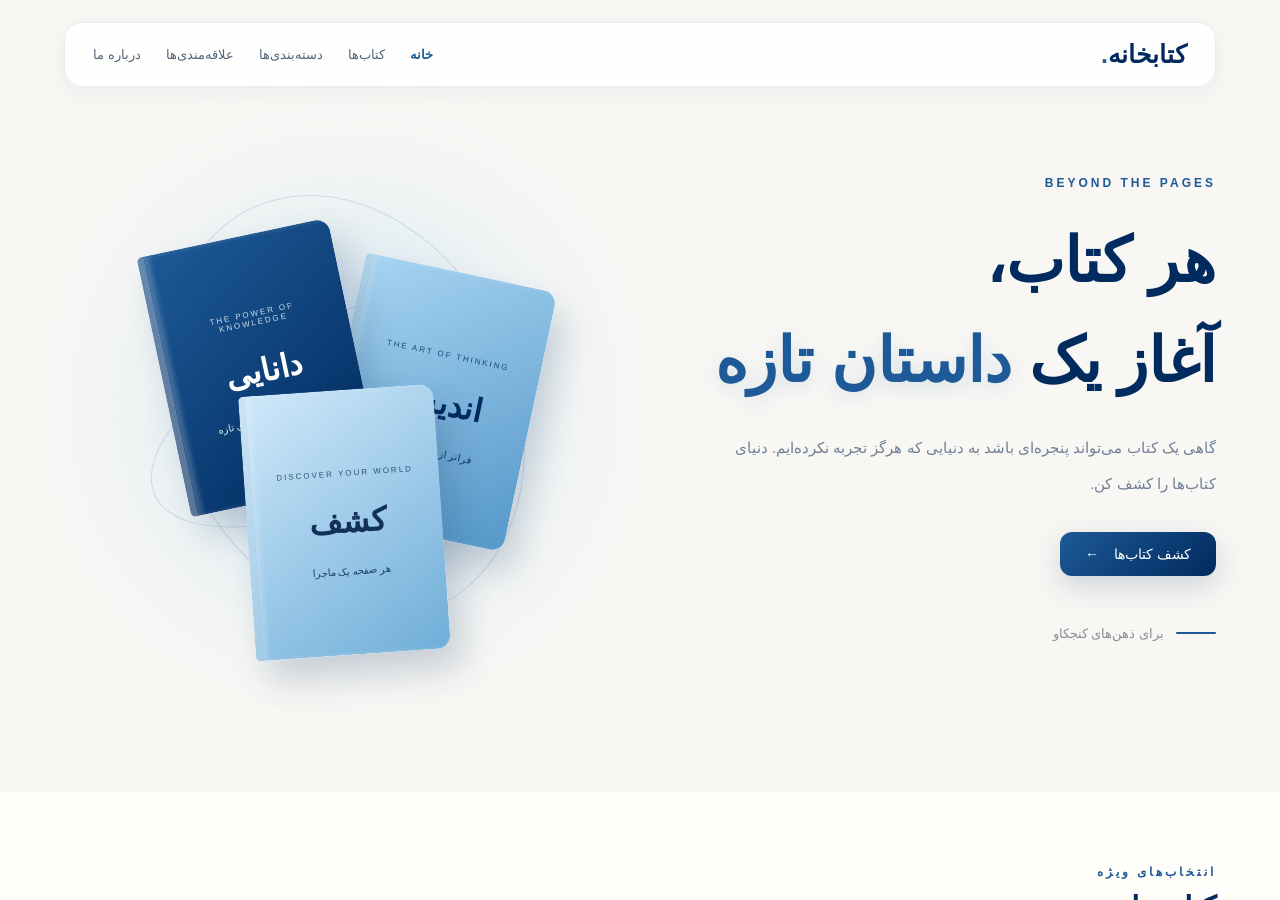
<file: index.html>
<!DOCTYPE html>
<html lang="fa" dir="rtl">
<head>
    <meta charset="UTF-8">
    <meta http-equiv="refresh" content="0; url=Home/home.html">
    <title>کتابخانه</title>
</head>
<body>
    <a href="Home/home.html">ورود به کتابخانه</a>
</body>
</html>
</file>
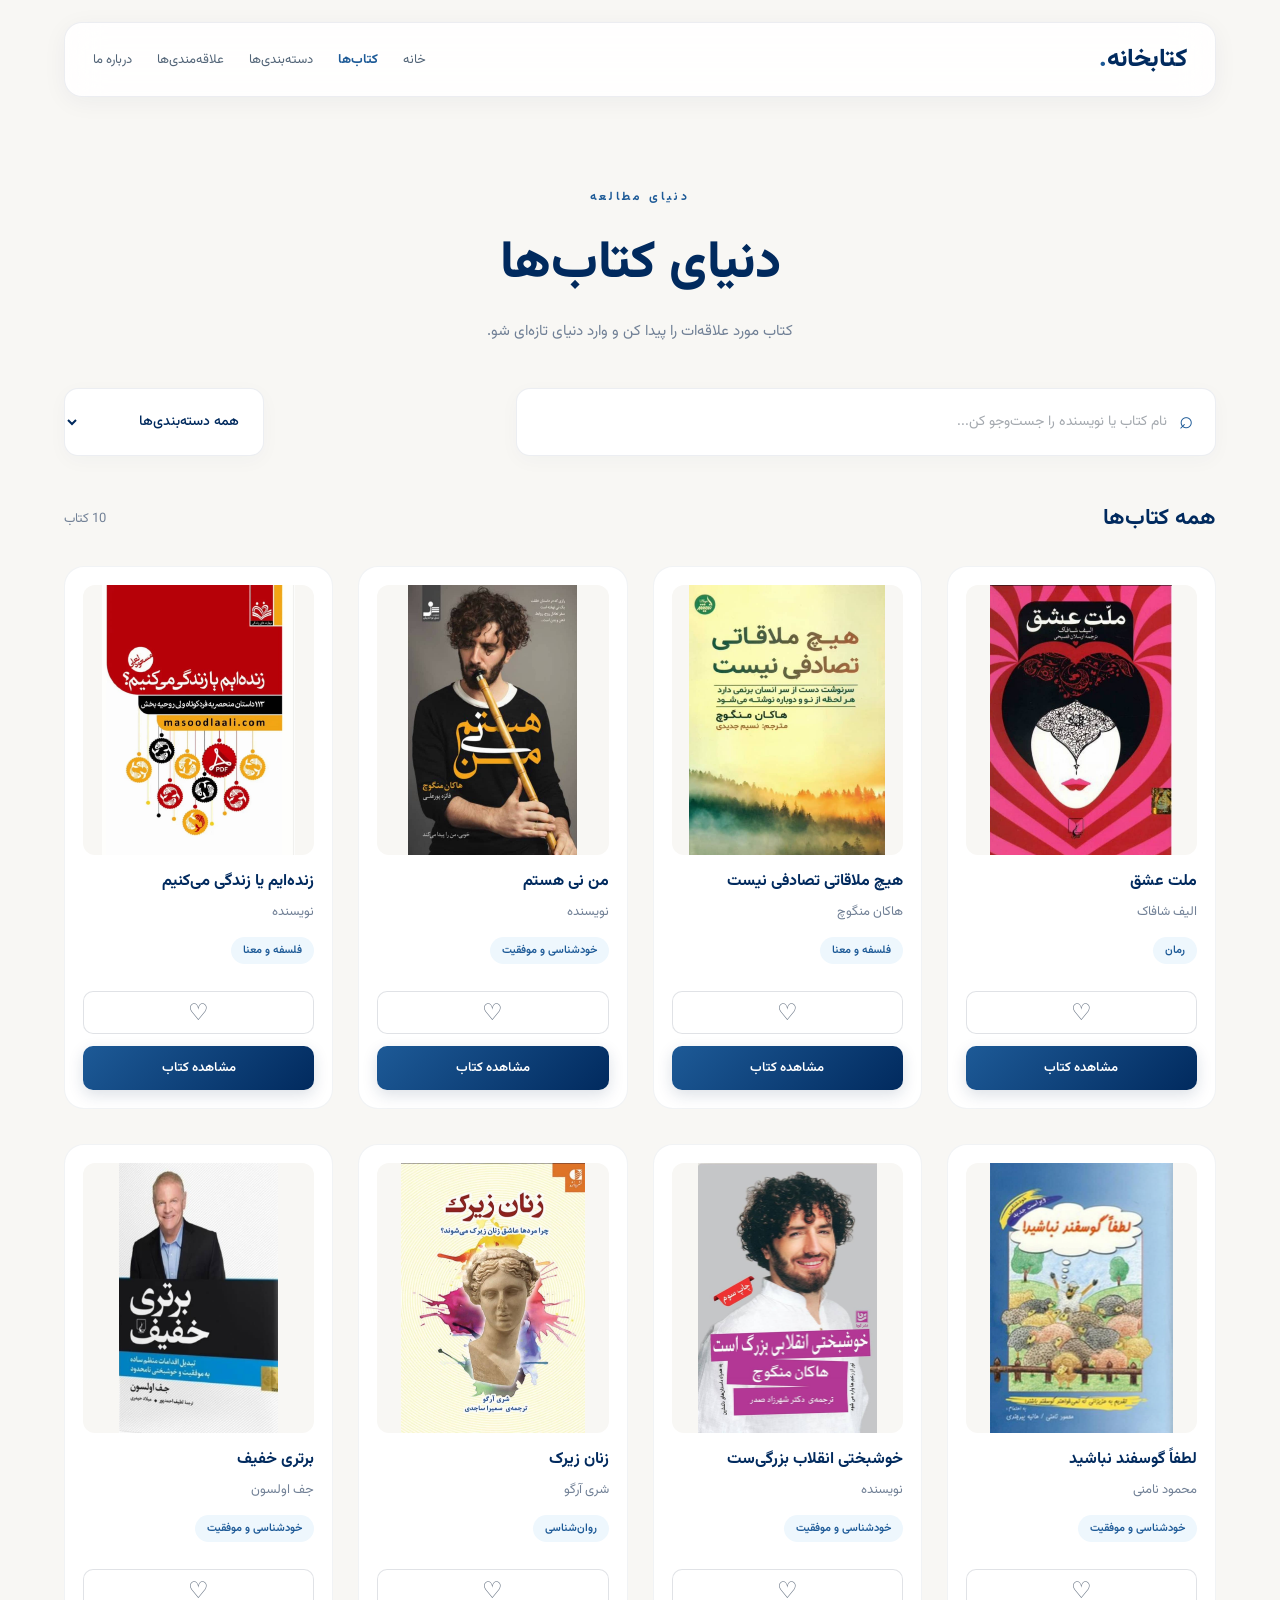
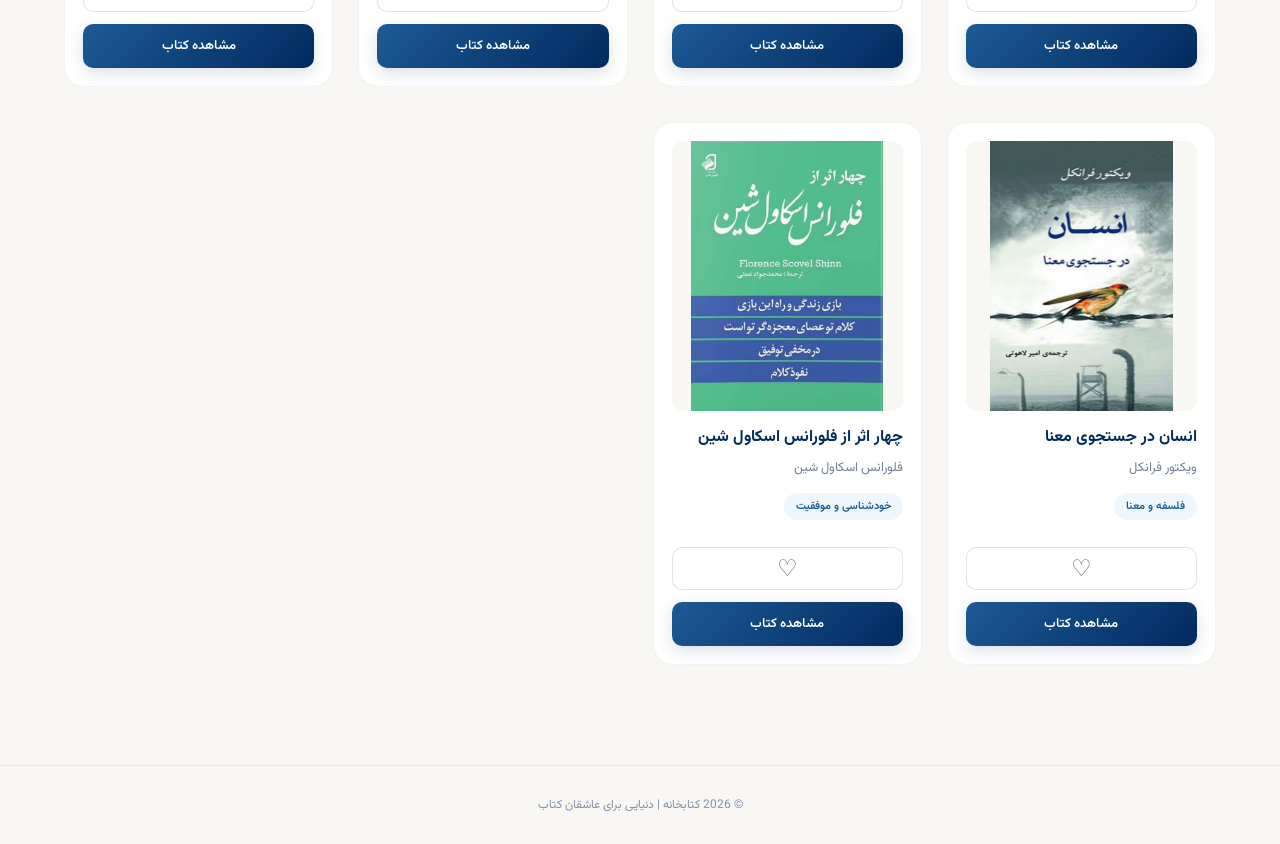
<file: Books/books.html>
<!DOCTYPE html>
<html lang="fa" dir="rtl">
<head>
  <meta charset="UTF-8">
  <meta name="viewport" content="width=device-width, initial-scale=1.0">
  <title>کتاب‌ها | کتابخانه</title>
  <link rel="stylesheet" href="books.css">
  <link rel="preconnect" href="https://fonts.googleapis.com">
  <link href="https://fonts.googleapis.com/css2?family=Vazirmatn:wght@400;500;600;700;800&display=swap" rel="stylesheet">
</head>

<body>

  <header class="navbar">
    <a href="../home/home.html" class="logo">کتابخانه<span>.</span></a>

    <nav>
      <a href="../home/home.html">خانه</a>
      <a href="books.html" class="active">کتاب‌ها</a>
      <a href="../Categories/categories.html">دسته‌بندی‌ها</a>
      <a href="../Favorites/favorites.html">علاقه‌مندی‌ها</a>
      <a href="../about/about.html">درباره ما</a>
    </nav>
  </header>

  <main>

    <section class="page-heading">
      <span class="eyebrow">دنیای مطالعه</span>
      <h1>دنیای کتاب‌ها</h1>
      <p>کتاب مورد علاقه‌ات را پیدا کن و وارد دنیای تازه‌ای شو.</p>
    </section>

    <section class="catalog">

      <div class="catalog-top">

        <div class="search-box">
          <span>⌕</span>
          <input
            type="search"
            id="searchInput"
            placeholder="نام کتاب یا نویسنده را جست‌وجو کن..."
          >
        </div>

        <select id="categoryFilter">
          <option value="all">همه دسته‌بندی‌ها</option>
          <option value="novel">رمان</option>
          <option value="self">خودشناسی و موفقیت</option>
          <option value="psychology">روان‌شناسی</option>
          <option value="philosophy">فلسفه و معنا</option>
        </select>

      </div>

      <div class="result-info">
        <h2 id="resultTitle">همه کتاب‌ها</h2>
        <span id="bookCount"></span>
      </div>

      <div class="books-grid" id="booksGrid"></div>

      <p class="empty-message" id="emptyMessage">
        کتابی با این مشخصات پیدا نشد.
      </p>

    </section>

  </main>

  <footer>
    <p>© <span id="year"></span> کتابخانه | دنیایی برای عاشقان کتاب</p>
  </footer>

  <script src="books.js"></script>

</body>
</html>
</file>
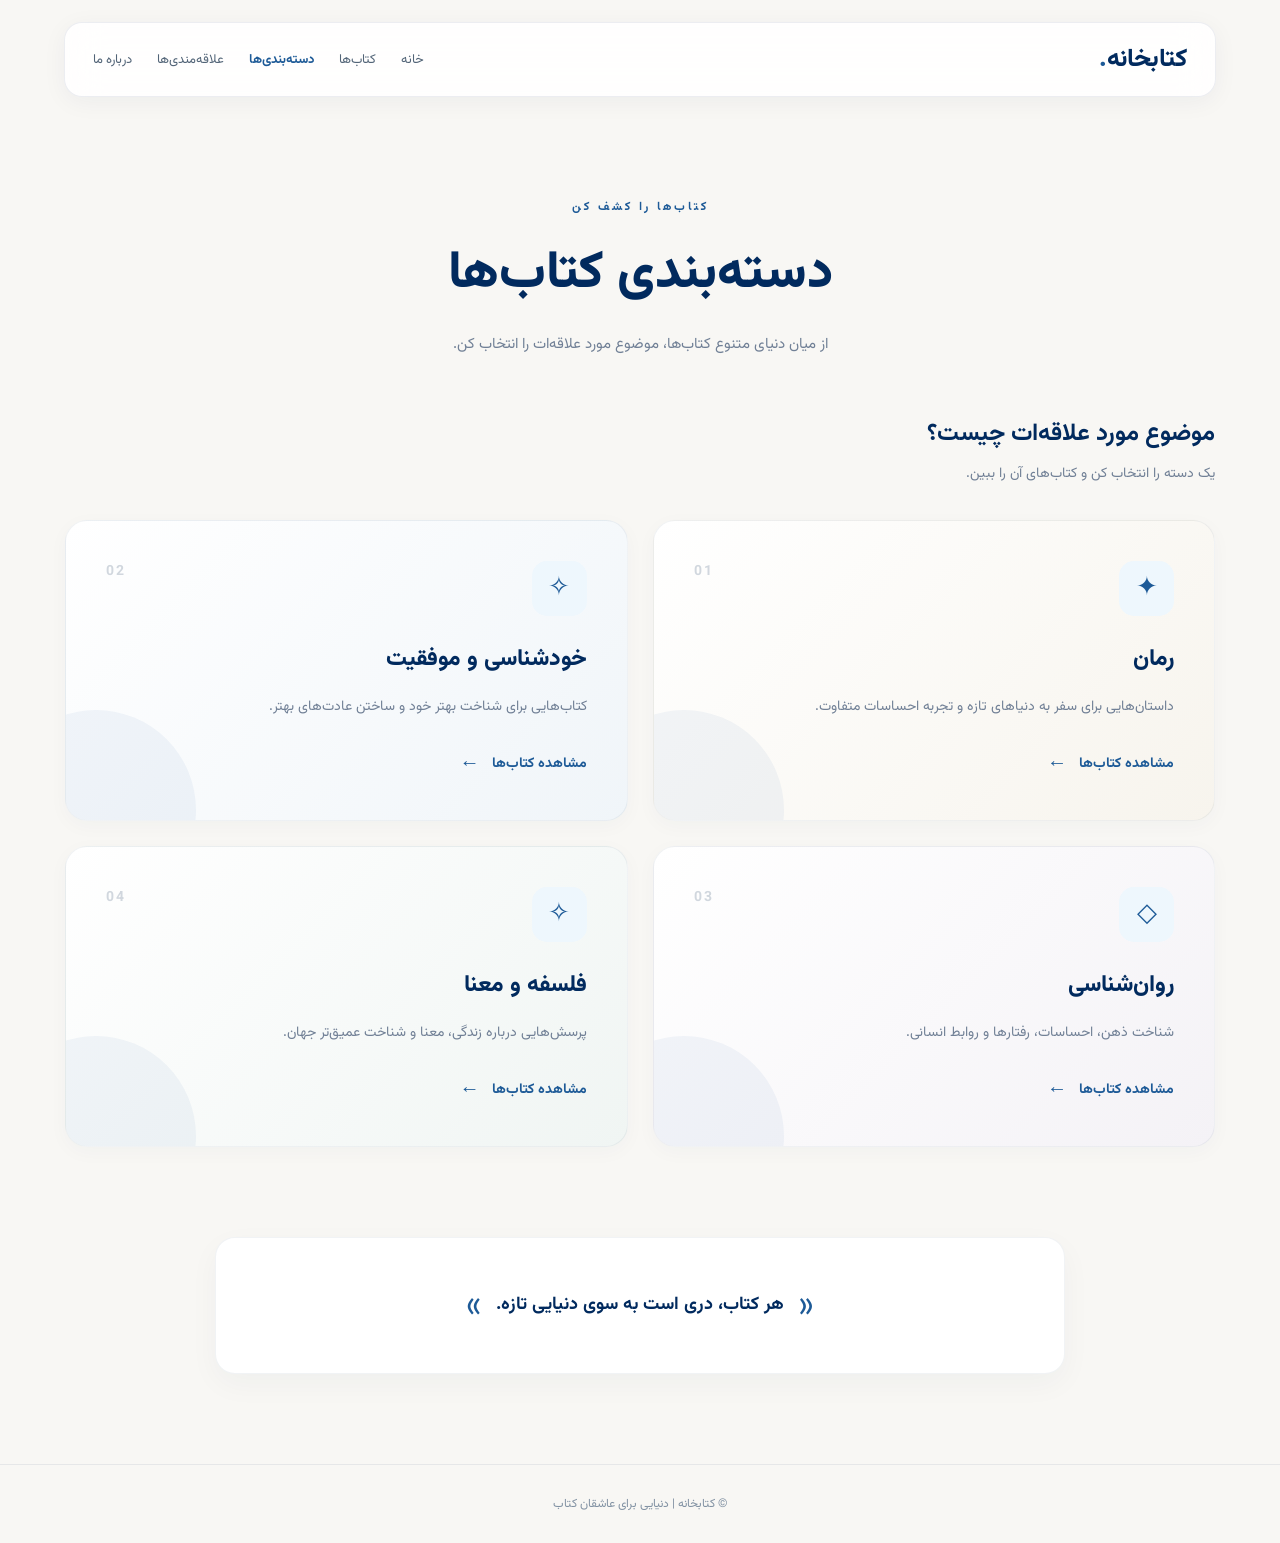
<file: Categories/categories.html>
<!DOCTYPE html>
<html lang="fa" dir="rtl">
<head>
  <meta charset="UTF-8">
  <meta name="viewport" content="width=device-width, initial-scale=1.0">
  <title>دسته‌بندی‌ها | کتابخانه</title>

  <link rel="stylesheet" href="categories.css">

  <link rel="preconnect" href="https://fonts.googleapis.com">
  <link href="https://fonts.googleapis.com/css2?family=Vazirmatn:wght@400;500;600;700;800&display=swap" rel="stylesheet">
</head>

<body>

  <header class="navbar">
    <a href="../home/home.html" class="logo">کتابخانه<span>.</span></a>

    <nav>
      <a href="../home/home.html">خانه</a>
      <a href="../Books/books.html">کتاب‌ها</a>
      <a href="categories.html" class="active">دسته‌بندی‌ها</a>
      <a href="../favorites/favorites.html">علاقه‌مندی‌ها</a>
      <a href="../about/about.html">درباره ما</a>
    </nav>
  </header>

  <main>

    <section class="page-heading">
      <span class="eyebrow">کتاب‌ها را کشف کن</span>
      <h1>دسته‌بندی کتاب‌ها</h1>
      <p>از میان دنیای متنوع کتاب‌ها، موضوع مورد علاقه‌ات را انتخاب کن.</p>
    </section>

    <section class="categories-section">

      <div class="section-heading">
        <h2>موضوع مورد علاقه‌ات چیست؟</h2>
        <p>یک دسته را انتخاب کن و کتاب‌های آن را ببین.</p>
      </div>

      <div class="categories-grid">

        <article class="category-card novel">
          <div class="category-icon">✦</div>
          <span class="category-number">01</span>
          <h3>رمان</h3>
          <p>داستان‌هایی برای سفر به دنیاهای تازه و تجربه احساسات متفاوت.</p>
          <a href="../Books/books.html?category=novel">
            مشاهده کتاب‌ها <span>←</span>
          </a>
        </article>

        <article class="category-card self">
          <div class="category-icon">✧</div>
          <span class="category-number">02</span>
          <h3>خودشناسی و موفقیت</h3>
          <p>کتاب‌هایی برای شناخت بهتر خود و ساختن عادت‌های بهتر.</p>
          <a href="../Books/books.html?category=self">
            مشاهده کتاب‌ها <span>←</span>
          </a>
        </article>

        <article class="category-card psychology">
          <div class="category-icon">◇</div>
          <span class="category-number">03</span>
          <h3>روان‌شناسی</h3>
          <p>شناخت ذهن، احساسات، رفتارها و روابط انسانی.</p>
          <a href="../Books/books.html?category=psychology">
            مشاهده کتاب‌ها <span>←</span>
          </a>
        </article>

        <article class="category-card philosophy">
          <div class="category-icon">✧</div>
          <span class="category-number">04</span>
          <h3>فلسفه و معنا</h3>
          <p>پرسش‌هایی درباره زندگی، معنا و شناخت عمیق‌تر جهان.</p>
          <a href="../Books/books.html?category=philosophy">
            مشاهده کتاب‌ها <span>←</span>
          </a>
        </article>

      </div>

    </section>

    <section class="quote-section">
      <span>«</span>
      <p>هر کتاب، دری است به سوی دنیایی تازه.</p>
      <span>»</span>
    </section>

  </main>

  <footer>
    <p>© <span id="year"></span> کتابخانه | دنیایی برای عاشقان کتاب</p>
  </footer>

  <script src="categories.js"></script>

</body>
</html>
</file>
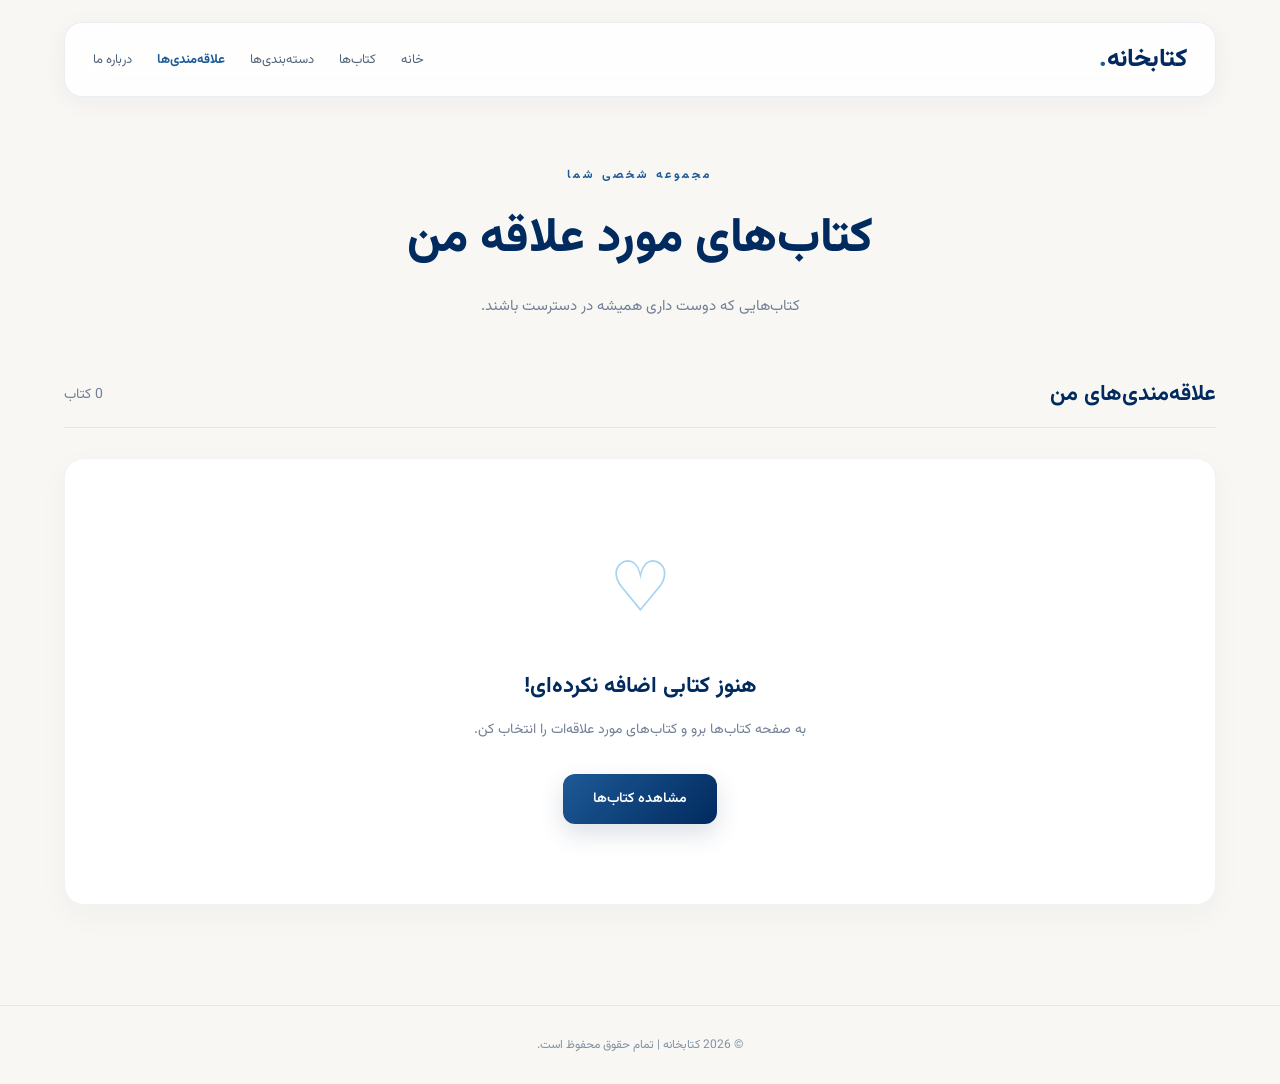
<file: Favorites/favorites.html>
<!DOCTYPE html>
<html lang="fa" dir="rtl">
<head>
    <meta charset="UTF-8">
    <meta name="viewport" content="width=device-width, initial-scale=1.0">
    <title>علاقه‌مندی‌ها | کتابخانه</title>
    
    <link rel="preconnect" href="https://fonts.googleapis.com">
    <link href="https://fonts.googleapis.com/css2?family=Vazirmatn:wght@400;500;600;700;800&display=swap" rel="stylesheet">
    <link rel="stylesheet" href="favorites.css">
</head>
<body>

    <header class="navbar">
        <a href="../home/home.html" class="logo">کتابخانه<span>.</span></a>

        <nav>
            <a href="../home/home.html">خانه</a>
            <a href="../Books/books.html">کتاب‌ها</a>
            <a href="../Categories/categories.html">دسته‌بندی‌ها</a>
            <a href="favorites.html" class="active">علاقه‌مندی‌ها</a>
            <a href="../about/about.html">درباره ما</a>
        </nav>
    </header>

    <main class="container">

        <section class="page-heading">
            <span class="eyebrow">مجموعه شخصی شما</span>
            <h1>کتاب‌های مورد علاقه من</h1>
            <p>کتاب‌هایی که دوست داری همیشه در دسترست باشند.</p>
        </section>

        <section class="books-section">

            <div class="result-info">
                <h2>علاقه‌مندی‌های من</h2>
                <span id="favoriteCount">۰ کتاب</span>
            </div>

            <div class="books-grid" id="favoritesGrid"></div>

            <div class="empty-message" id="emptyMessage">
                <div class="empty-heart">♡</div>
                <h3>هنوز کتابی اضافه نکرده‌ای!</h3>
                <p>به صفحه کتاب‌ها برو و کتاب‌های مورد علاقه‌ات را انتخاب کن.</p>
                <a href="../Books/books.html" class="browse-btn">
                    مشاهده کتاب‌ها
                </a>
            </div>

        </section>

    </main>

    <footer>
        <p>© <span id="year"></span> کتابخانه | تمام حقوق محفوظ است.</p>
    </footer>

    <script src="favorites.js"></script>
</body>
</html>
</file>
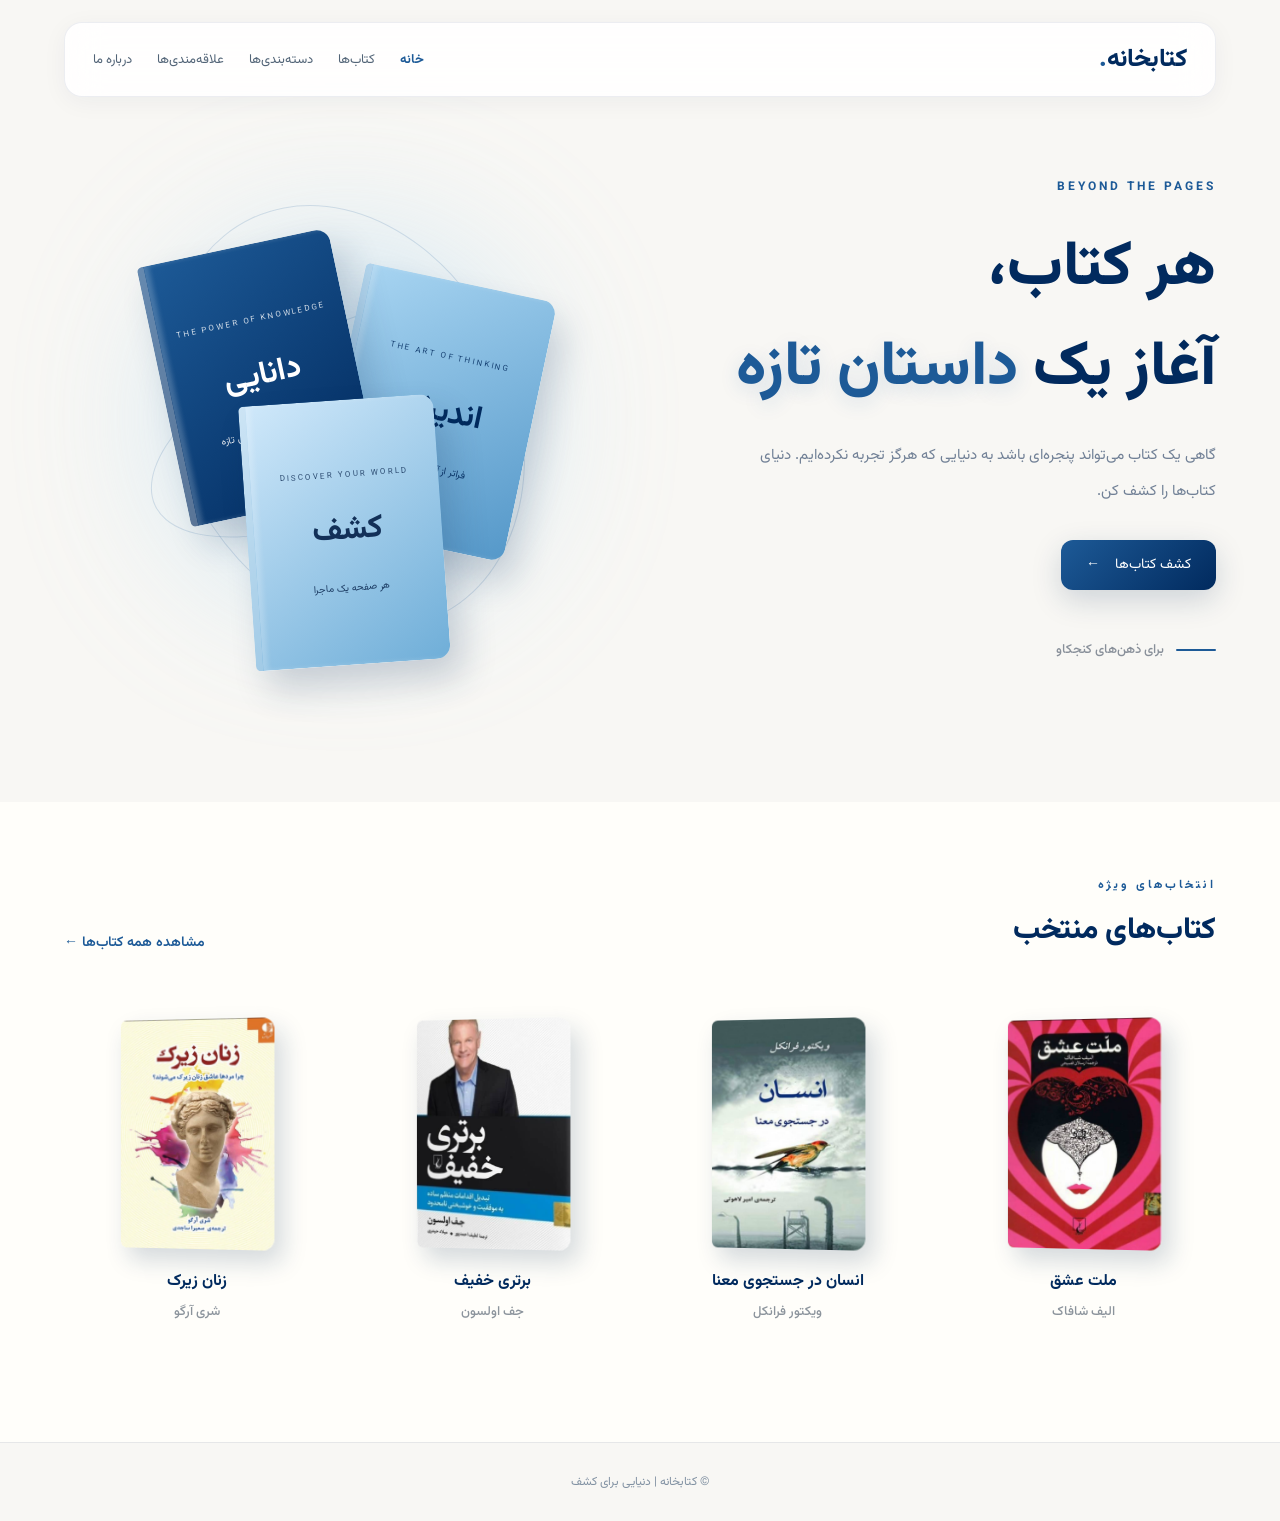
<file: Home/home.html>
<!DOCTYPE html>
<html lang="fa" dir="rtl">
<head>
    <meta charset="UTF-8">
    <meta name="viewport" content="width=device-width, initial-scale=1.0">
    <title>کتابخانه | خانه</title>
    <link rel="stylesheet" href="home.css">
</head>
<body>

    <header class="navbar">
        <a href="home.html" class="logo">کتابخانه<span>.</span></a>

        <nav>
            <a href="home.html" class="active">خانه</a>
            <a href="../Books/books.html">کتاب‌ها</a>
            <a href="../Categories/categories.html">دسته‌بندی‌ها</a>
            <a href="../Favorites/favorites.html">علاقه‌مندی‌ها</a>
            <a href="../about/about.html">درباره ما</a>
        </nav>
    </header>

    <main>

        <section class="hero">
            <div class="hero-content">
                <span class="eyebrow">BEYOND THE PAGES</span>
                <h1>
                    هر کتاب،<br>
                    آغاز یک <span>داستان تازه</span>
                </h1>
                <p>
                    گاهی یک کتاب می‌تواند پنجره‌ای باشد
                    به دنیایی که هرگز تجربه نکرده‌ایم.
                    دنیای کتاب‌ها را کشف کن.
                </p>
                <a href="../Books/books.html" class="hero-btn">
                    کشف کتاب‌ها
                    <span>←</span>
                </a>
                <div class="hero-note">
                    <span class="note-line"></span>
                    برای ذهن‌های کنجکاو
                </div>
            </div>

            <div class="hero-visual">
                <div class="glow-circle"></div>
                
                <div class="floating-book book-one">
                    <span>THE POWER OF KNOWLEDGE</span>
                    <strong>دانایی</strong>
                    <small>راهی به سوی جهان‌های تازه</small>
                </div>
                <div class="floating-book book-two">
                    <span>THE ART OF THINKING</span>
                    <strong>اندیشه</strong>
                    <small>فراتر از آنچه می‌دانیم</small>
                </div>
                <div class="floating-book book-three">
                    <span>DISCOVER YOUR WORLD</span>
                    <strong>کشف</strong>
                    <small>هر صفحه یک ماجرا</small>
                </div>

                <div class="orbit orbit-one"></div>
                <div class="orbit orbit-two"></div>
            </div>
        </section>

        <section class="featured-section">
            <div class="section-heading">
                <div>
                    <span class="eyebrow">انتخاب‌های ویژه</span>
                    <h2>کتاب‌های منتخب</h2>
                </div>
                <a href="../Books/books.html" class="view-all">
                    مشاهده همه کتاب‌ها ←
                </a>
            </div>

            <div class="books-grid">
                <article class="book-card">
                    <div class="mini-cover">
                        <img src="../images/millat-e-eshgh.jpeg" alt="ملت عشق">
                    </div>
                    <h3>ملت عشق</h3>
                    <p>الیف شافاک</p>
                </article>
                <article class="book-card">
                    <div class="mini-cover">
                        <img src="../images/ensan-maena.jpeg" alt="انسان در جستجوی معنا">
                    </div>
                    <h3>انسان در جستجوی معنا</h3>
                    <p>ویکتور فرانکل</p>
                </article>
                <article class="book-card">
                    <div class="mini-cover">
                        <img src="../images/bartari-khafif.jpeg" alt="برتری خفیف">
                    </div>
                    <h3>برتری خفیف</h3>
                    <p>جف اولسون</p>
                </article>
                <article class="book-card">
                    <div class="mini-cover">
                        <img src="../images/zanan-zirak.jpeg" alt="زنان زیرک">
                    </div>
                    <h3>زنان زیرک</h3>
                    <p>شری آرگو</p>
                </article>
            </div>
        </section>
    </main>

    <footer>
        <p>© <span id="year"></span> کتابخانه | دنیایی برای کشف</p>
    </footer>

    <script src="home.js"></script>
</body>
</html>
</file>
<file: Books/books.css>
@import url('https://fonts.googleapis.com/css2?family=Vazirmatn:wght@400;500;600;700;800&display=swap');

:root {
  --navy: #012A5E;
  --blue: #1D5A97;
  --light-blue: #A7D4F1;
  --cream: #f8f7f4;
  --text: #123058;
  --gray: #718096;
}

* {
  margin: 0;
  padding: 0;
  box-sizing: border-box;
}

html {
  scroll-behavior: smooth;
}

body {
  font-family: 'Vazirmatn', Tahoma, sans-serif;
  background: var(--cream);
  color: var(--text);
  overflow-x: hidden;
}

a {
  text-decoration: none;
  color: inherit;
}

/* Navbar - هماهنگ با صفحه درباره ما */
.navbar {
  width: 90%;
  max-width: 1250px;
  margin: 22px auto;
  padding: 17px 28px;
  display: flex;
  align-items: center;
  justify-content: space-between;
  background: rgba(255,255,255,0.88);
  backdrop-filter: blur(18px);
  -webkit-backdrop-filter: blur(18px);
  border: 1px solid rgba(18,48,88,0.08);
  border-radius: 18px;
  box-shadow: 0 5px 25px rgba(18,48,88,0.05);
  position: relative;
  z-index: 10;
}

.logo {
  font-size: 25px;
  font-weight: 800;
  color: var(--navy);
}

.logo span {
  color: var(--blue);
}

.navbar nav {
  display: flex;
  gap: 25px;
}

.navbar nav a {
  color: #526477;
  font-size: 13px;
  transition: 0.3s;
}

.navbar nav a:hover,
.navbar nav a.active {
  color: var(--blue);
  font-weight: bold;
}

/* Page Heading */
.page-heading {
  text-align: center;
  padding: 65px 20px 45px;
}

.eyebrow {
  color: var(--blue);
  font-size: 12px;
  font-weight: 700;
  letter-spacing: 3px;
}

.page-heading h1 {
  color: var(--navy);
  font-size: clamp(32px, 5vw, 52px);
  font-weight: 800;
  margin: 15px 0;
}

.page-heading p {
  color: var(--gray);
  font-size: 15px;
}

/* Catalog Controls */
.catalog {
  width: 90%;
  max-width: 1250px;
  margin: 0 auto 100px;
}

.catalog-top {
  display: flex;
  justify-content: space-between;
  gap: 20px;
  margin-bottom: 45px;
}

.search-box {
  display: flex;
  align-items: center;
  gap: 12px;
  flex: 1;
  max-width: 700px;
  padding: 14px 22px;
  background: #ffffff;
  border: 1px solid rgba(18,48,88,0.08);
  border-radius: 14px;
  transition: 0.3s;
  box-shadow: 0 5px 20px rgba(18,48,88,0.03);
}

.search-box:focus-within {
  border-color: var(--light-blue);
  box-shadow: 0 8px 25px rgba(29,90,151,0.08);
}

.search-box span {
  font-size: 24px;
  color: var(--blue);
}

.search-box input {
  width: 100%;
  border: none;
  outline: none;
  background: transparent;
  font-family: inherit;
  font-size: 14px;
  color: var(--text);
}

.search-box input::placeholder {
  color: #a4a9af;
}

.catalog-top select {
  min-width: 200px;
  padding: 14px 20px;
  border: 1px solid rgba(18,48,88,0.08);
  border-radius: 14px;
  background: #ffffff;
  color: var(--navy);
  font-family: inherit;
  font-weight: 500;
  font-size: 14px;
  outline: none;
  cursor: pointer;
  transition: 0.3s;
  box-shadow: 0 5px 20px rgba(18,48,88,0.03);
}

.catalog-top select:focus {
  border-color: var(--light-blue);
}

/* Results Info */
.result-info {
  display: flex;
  align-items: center;
  justify-content: space-between;
  margin-bottom: 30px;
}

.result-info h2 {
  color: var(--navy);
  font-size: 22px;
  font-weight: 700;
}

.result-info span {
  color: var(--gray);
  font-size: 13px;
}

/* Books Grid */
.books-grid {
  display: grid;
  grid-template-columns: repeat(4, 1fr);
  gap: 35px 25px;
}

.book-card {
  background: #ffffff;
  padding: 18px;
  border-radius: 20px;
  border: 1px solid rgba(18,48,88,0.06);
  transition: all 0.4s cubic-bezier(0.175, 0.885, 0.32, 1.275);
  display: flex;
  flex-direction: column;
}

.book-card:hover {
  transform: translateY(-10px);
  box-shadow: 0 20px 40px rgba(18,48,88,0.08);
  border-color: var(--light-blue);
}

.book-cover {
  width: 100%;
  height: 270px;
  object-fit: contain;
  background: #f8f7f4;
  border-radius: 12px;
  display: block;
  margin-bottom: 15px;
}

.book-info {
  display: flex;
  flex-direction: column;
  flex-grow: 1;
}

.book-info h3 {
  color: var(--navy);
  font-size: 16px;
  font-weight: 700;
  margin-bottom: 8px;
  line-height: 1.5;
}

.book-info p {
  color: var(--gray);
  font-size: 13px;
  margin-bottom: 15px;
}

.book-category {
  display: inline-block;
  align-self: flex-start;
  color: var(--blue);
  background: #eef7fd;
  padding: 5px 12px;
  border-radius: 20px;
  font-size: 11px;
  font-weight: 600;
  margin-bottom: 15px;
}

.details-btn {
  display: block;
  width: 100%;
  margin-top: auto;
  padding: 12px;
  border: none;
  border-radius: 10px;
  background: linear-gradient(135deg, var(--blue), var(--navy));
  color: white;
  font-family: inherit;
  font-size: 13px;
  font-weight: 600;
  cursor: pointer;
  transition: 0.3s;
  box-shadow: 0 5px 15px rgba(18,48,88,0.15);
}

.details-btn:hover {
  transform: translateY(-2px);
  box-shadow: 0 10px 20px rgba(18,48,88,0.25);
}

/* Empty Message */
.empty-message {
  display: none;
  text-align: center;
  color: var(--gray);
  padding: 50px 10px;
  font-size: 15px;
}

/* Footer */
footer {
  padding: 30px 15px;
  text-align: center;
  color: #8292a3;
  font-size: 12px;
  border-top: 1px solid rgba(18,48,88,0.08);
}

/* Responsive */
@media (max-width: 1050px) {
  .books-grid {
    grid-template-columns: repeat(3, 1fr);
  }
}

@media (max-width: 800px) {
  .navbar {
    flex-direction: column;
    gap: 20px;
  }
  
  .navbar nav {
    flex-wrap: wrap;
    justify-content: center;
  }

  .catalog-top {
    flex-direction: column;
  }

  .search-box {
    max-width: 100%;
  }
}

@media (max-width: 700px) {
  .books-grid {
    grid-template-columns: repeat(2, 1fr);
    gap: 20px;
  }

  .book-cover {
    height: 220px;
  }

  .page-heading h1 {
    font-size: 32px;
  }
}

@media (max-width: 450px) {
  .books-grid {
    grid-template-columns: 1fr;
  }

  .book-cover {
    height: 300px;
  }
}
</file>
<file: Categories/categories.css>
@import url('https://fonts.googleapis.com/css2?family=Vazirmatn:wght@400;500;600;700;800&display=swap');

:root {
  --navy: #012A5E;
  --blue: #1D5A97;
  --light-blue: #A7D4F1;
  --cream: #f8f7f4;
  --text: #123058;
  --gray: #718096;
}

* {
  margin: 0;
  padding: 0;
  box-sizing: border-box;
}

html {
  scroll-behavior: smooth;
}

body {
  font-family: 'Vazirmatn', Tahoma, sans-serif;
  background: var(--cream);
  color: var(--text);
  overflow-x: hidden;
}

a {
  text-decoration: none;
  color: inherit;
}

/* Navbar - هماهنگ با بقیه صفحات */
.navbar {
  width: 90%;
  max-width: 1250px;
  margin: 22px auto;
  padding: 17px 28px;
  display: flex;
  align-items: center;
  justify-content: space-between;
  background: rgba(255,255,255,0.88);
  backdrop-filter: blur(18px);
  -webkit-backdrop-filter: blur(18px);
  border: 1px solid rgba(18,48,88,0.08);
  border-radius: 18px;
  box-shadow: 0 5px 25px rgba(18,48,88,0.05);
  position: relative;
  z-index: 10;
}

.logo {
  font-size: 25px;
  font-weight: 800;
  color: var(--navy);
}

.logo span {
  color: var(--blue);
}

.navbar nav {
  display: flex;
  gap: 25px;
}

.navbar nav a {
  color: #526477;
  font-size: 13px;
  transition: 0.3s;
}

.navbar nav a:hover,
.navbar nav a.active {
  color: var(--blue);
  font-weight: bold;
}

/* Page Heading */
.page-heading {
  text-align: center;
  padding: 75px 20px 55px;
}

.eyebrow {
  color: var(--blue);
  font-size: 12px;
  font-weight: 700;
  letter-spacing: 3px;
}

.page-heading h1 {
  color: var(--navy);
  font-size: clamp(32px, 5vw, 52px);
  font-weight: 800;
  margin: 15px 0;
}

.page-heading p {
  color: var(--gray);
  font-size: 15px;
  line-height: 2;
}

/* Categories Section */
.categories-section {
  width: 90%;
  max-width: 1150px;
  margin: 0 auto 90px;
}

.section-heading {
  margin-bottom: 35px;
}

.section-heading h2 {
  color: var(--navy);
  font-size: 24px;
  font-weight: 700;
  margin-bottom: 10px;
}

.section-heading p {
  color: var(--gray);
  font-size: 14px;
}

.categories-grid {
  display: grid;
  grid-template-columns: repeat(2, 1fr);
  gap: 25px;
}

.category-card {
  position: relative;
  overflow: hidden;
  min-height: 280px;
  padding: 40px;
  border: 1px solid rgba(18,48,88,0.06);
  border-radius: 22px;
  background: #ffffff;
  transition: transform 0.4s ease, box-shadow 0.4s ease;
  box-shadow: 0 5px 20px rgba(18,48,88,0.03);
}

.category-card::after {
  content: "";
  position: absolute;
  width: 200px;
  height: 200px;
  left: -70px;
  bottom: -90px;
  border-radius: 50%;
  background: rgba(29,90,151,0.05);
  transition: transform 0.5s ease;
}

.category-card:hover {
  transform: translateY(-8px);
  box-shadow: 0 18px 40px rgba(18,48,88,0.08);
  border-color: var(--light-blue);
}

.category-card:hover::after {
  transform: scale(1.5);
}

.category-icon {
  display: flex;
  align-items: center;
  justify-content: center;
  width: 55px;
  height: 55px;
  border-radius: 15px;
  background: #eef7fd;
  color: var(--blue);
  font-size: 26px;
  margin-bottom: 25px;
}

.category-number {
  position: absolute;
  top: 40px;
  left: 40px;
  color: #d1d7de;
  font-size: 14px;
  font-weight: 700;
  letter-spacing: 2px;
}

.category-card h3 {
  color: var(--navy);
  font-size: 23px;
  font-weight: 800;
  margin-bottom: 15px;
}

.category-card p {
  max-width: 400px;
  color: var(--gray);
  font-size: 14px;
  line-height: 2.2;
  margin-bottom: 25px;
}

.category-card a {
  position: relative;
  z-index: 1;
  display: inline-flex;
  align-items: center;
  gap: 12px;
  color: var(--blue);
  font-size: 14px;
  font-weight: 700;
  transition: gap 0.3s ease;
}

.category-card a:hover {
  gap: 18px;
}

.category-card a span {
  font-size: 20px;
}

/* Card Backgrounds */
.novel {
  background: linear-gradient(135deg, #ffffff, #f7f4ed);
}

.self {
  background: linear-gradient(135deg, #ffffff, #f0f5f9);
}

.psychology {
  background: linear-gradient(135deg, #ffffff, #f4f2f6);
}

.philosophy {
  background: linear-gradient(135deg, #ffffff, #f0f5f3);
}

/* Quote Section */
.quote-section {
  width: 90%;
  max-width: 850px;
  margin: 0 auto 90px;
  padding: 40px 20px;
  text-align: center;
  background: #ffffff;
  border: 1px solid rgba(18,48,88,0.06);
  border-radius: 20px;
  box-shadow: 0 10px 30px rgba(18,48,88,0.04);
}

.quote-section p {
  display: inline-block;
  color: var(--navy);
  font-size: 18px;
  font-weight: 700;
  margin: 0 10px;
}

.quote-section span {
  color: var(--blue);
  font-size: 35px;
  vertical-align: middle;
}

/* Footer */
footer {
  padding: 30px 15px;
  text-align: center;
  color: #8292a3;
  font-size: 12px;
  border-top: 1px solid rgba(18,48,88,0.08);
}

/* Responsive */
@media (max-width: 900px) {
  .navbar {
    flex-direction: column;
    gap: 20px;
  }

  .navbar nav {
    flex-wrap: wrap;
    justify-content: center;
  }
}

@media (max-width: 700px) {
  .categories-grid {
    grid-template-columns: 1fr;
  }

  .category-card {
    min-height: 250px;
    padding: 30px;
  }

  .category-number {
    top: 30px;
    left: 30px;
  }

  .quote-section p {
    font-size: 15px;
  }
}
</file>
<file: Favorites/favorites.css>
@import url('https://fonts.googleapis.com/css2?family=Vazirmatn:wght@400;500;600;700;800&display=swap');

:root {
    --navy: #012A5E;
    --blue: #1D5A97;
    --light-blue: #A7D4F1;
    --cream: #f8f7f4;
    --text: #123058;
    --gray: #718096;
}

* {
    margin: 0;
    padding: 0;
    box-sizing: border-box;
}

html {
    scroll-behavior: smooth;
}

body {
    font-family: 'Vazirmatn', Tahoma, sans-serif;
    background: var(--cream);
    color: var(--text);
    min-height: 100vh;
    overflow-x: hidden;
}

a {
    text-decoration: none;
    color: inherit;
}

/* Navbar - هماهنگ با بقیه صفحات */
.navbar {
    width: 90%;
    max-width: 1250px;
    margin: 22px auto;
    padding: 17px 28px;
    display: flex;
    align-items: center;
    justify-content: space-between;
    background: rgba(255,255,255,0.88);
    backdrop-filter: blur(18px);
    -webkit-backdrop-filter: blur(18px);
    border: 1px solid rgba(18,48,88,0.08);
    border-radius: 18px;
    box-shadow: 0 5px 25px rgba(18,48,88,0.05);
    position: relative;
    z-index: 10;
}

.logo {
    font-size: 25px;
    font-weight: 800;
    color: var(--navy);
}

.logo span {
    color: var(--blue);
}

.navbar nav {
    display: flex;
    gap: 25px;
}

.navbar nav a {
    color: #526477;
    font-size: 13px;
    transition: 0.3s;
}

.navbar nav a:hover,
.navbar nav a.active {
    color: var(--blue);
    font-weight: bold;
}

/* Main Container */
.container {
    width: 90%;
    max-width: 1250px;
    margin: 65px auto 100px;
}

.page-heading {
    text-align: center;
    margin-bottom: 55px;
}

.eyebrow {
    color: var(--blue);
    font-size: 12px;
    font-weight: 700;
    letter-spacing: 3px;
}

.page-heading h1 {
    font-size: clamp(32px, 5vw, 48px);
    font-weight: 800;
    margin: 15px 0;
    color: var(--navy);
}

.page-heading p {
    color: var(--gray);
    font-size: 15px;
    line-height: 2;
}

/* Result Info */
.result-info {
    display: flex;
    justify-content: space-between;
    align-items: center;
    margin-bottom: 30px;
    padding-bottom: 15px;
    border-bottom: 1px solid rgba(18,48,88,0.08);
}

.result-info h2 {
    font-size: 22px;
    color: var(--navy);
    font-weight: 700;
}

.result-info span {
    color: var(--gray);
    font-size: 14px;
}

/* Books Grid */
.books-grid {
    display: grid;
    grid-template-columns: repeat(auto-fill, minmax(220px, 1fr));
    gap: 30px;
}

.book-card {
    background: #ffffff;
    padding: 18px;
    border-radius: 20px;
    border: 1px solid rgba(18,48,88,0.06);
    transition: all 0.4s cubic-bezier(0.175, 0.885, 0.32, 1.275);
    display: flex;
    flex-direction: column;
    box-shadow: 0 5px 20px rgba(18,48,88,0.03);
}

.book-card:hover {
    transform: translateY(-10px);
    box-shadow: 0 20px 40px rgba(18,48,88,0.08);
    border-color: var(--light-blue);
}

.book-card img {
    width: 100%;
    height: 260px;
    object-fit: contain;
    border-radius: 12px;
    background: #f8f7f4;
    display: block;
    margin-bottom: 15px;
}

.book-card h3 {
    font-size: 16px;
    margin-bottom: 8px;
    color: var(--navy);
    font-weight: 700;
    line-height: 1.5;
}

.book-card p {
    font-size: 13px;
    color: var(--gray);
    margin-bottom: 20px;
}

.remove-btn {
    width: 100%;
    margin-top: auto;
    border: 1px solid #f0dede;
    background: #fff8f8;
    color: #c94646;
    padding: 12px;
    border-radius: 10px;
    cursor: pointer;
    font-family: inherit;
    font-size: 13px;
    font-weight: 600;
    transition: 0.3s;
}

.remove-btn:hover {
    background: #c94646;
    color: white;
    border-color: #c94646;
    box-shadow: 0 5px 15px rgba(201, 70, 70, 0.2);
}

/* Empty Message */
.empty-message {
    display: none;
    text-align: center;
    padding: 80px 15px;
    background: #ffffff;
    border-radius: 20px;
    border: 1px solid rgba(18,48,88,0.06);
    box-shadow: 0 10px 30px rgba(18,48,88,0.04);
}

.empty-heart {
    font-size: 70px;
    color: var(--light-blue);
    margin-bottom: 20px;
}

.empty-message h3 {
    font-size: 22px;
    margin-bottom: 12px;
    color: var(--navy);
}

.empty-message p {
    color: var(--gray);
    font-size: 14px;
    line-height: 2;
    margin-bottom: 30px;
}

.browse-btn {
    display: inline-block;
    background: linear-gradient(135deg, var(--blue), var(--navy));
    color: white;
    padding: 14px 30px;
    border-radius: 12px;
    font-size: 14px;
    font-weight: 600;
    box-shadow: 0 10px 25px rgba(18,48,88,0.15);
    transition: 0.3s;
}

.browse-btn:hover {
    transform: translateY(-3px);
    box-shadow: 0 15px 30px rgba(18,48,88,0.25);
}

/* Footer */
footer {
    padding: 30px 15px;
    text-align: center;
    color: #8292a3;
    font-size: 12px;
    border-top: 1px solid rgba(18,48,88,0.08);
}

/* Responsive */
@media (max-width: 800px) {
    .navbar {
        flex-direction: column;
        gap: 20px;
    }

    .navbar nav {
        flex-wrap: wrap;
        justify-content: center;
    }
}

@media (max-width: 700px) {
    .page-heading h1 {
        font-size: 28px;
    }

    .books-grid {
        grid-template-columns: repeat(auto-fill, minmax(160px, 1fr));
        gap: 20px;
    }

    .book-card img {
        height: 200px;
    }
}
</file>
<file: Home/home.css>
@import url('https://fonts.googleapis.com/css2?family=Vazirmatn:wght@400;500;600;700;800&display=swap');

* {
    margin: 0;
    padding: 0;
    box-sizing: border-box;
}

html {
    scroll-behavior: smooth;
}

body {
    font-family: 'Vazirmatn', Tahoma, sans-serif;
    background: #f8f7f4;
    color: #123058;
    overflow-x: hidden;
}

a {
    text-decoration: none;
    color: inherit;
}

/* هدر و منو دقیقا مثل صفحه درباره ما */
.navbar {
    width: 90%;
    max-width: 1250px;
    margin: 22px auto;
    padding: 17px 28px;
    display: flex;
    align-items: center;
    justify-content: space-between;
    background: rgba(255,255,255,0.88);
    backdrop-filter: blur(18px);
    border: 1px solid rgba(18,48,88,0.08);
    border-radius: 18px;
    box-shadow: 0 5px 25px rgba(18,48,88,0.05);
    position: relative;
    z-index: 10;
}

.logo {
    font-size: 25px;
    font-weight: 800;
    color: #012A5E;
}

.logo span {
    color: #1D5A97;
}

.navbar nav {
    display: flex;
    gap: 25px;
}

.navbar nav a {
    color: #526477;
    font-size: 13px;
    transition: 0.3s;
}

.navbar nav a:hover,
.navbar nav a.active {
    color: #1D5A97;
    font-weight: bold;
}

.menu-btn {
    display: none;
    border: none;
    background: none;
    font-size: 25px;
    cursor: pointer;
    color: #012A5E;
}

/* بخش هیرو (بالای صفحه) */
.hero {
    max-width: 1250px;
    width: 90%;
    min-height: 570px;
    margin: 35px auto 100px;
    display: grid;
    grid-template-columns: 1fr 1fr;
    align-items: center;
    gap: 30px;
}

.hero-content {
    position: relative;
    z-index: 2;
}

.eyebrow {
    color: #1D5A97;
    font-size: 12px;
    font-weight: 700;
    letter-spacing: 3px;
    text-transform: uppercase;
}

.hero h1 {
    font-size: clamp(35px, 5vw, 62px);
    line-height: 1.6;
    margin: 20px 0;
    font-weight: 800;
    color: #012A5E;
}

.hero h1 span {
    color: #1D5A97;
    text-shadow: 0 5px 20px rgba(29,90,151,0.15);
}

.hero-content p {
    color: #718096;
    line-height: 2.4;
    font-size: 15px;
    max-width: 500px;
}

.hero-btn {
    display: inline-flex;
    align-items: center;
    gap: 15px;
    margin-top: 30px;
    padding: 14px 25px;
    background: linear-gradient(135deg, #1D5A97, #012A5E);
    color: white;
    border-radius: 12px;
    font-size: 14px;
    box-shadow: 0 10px 30px rgba(18,48,88,0.18);
    transition: 0.3s;
}

.hero-btn:hover {
    transform: translateY(-5px);
    box-shadow: 0 15px 35px rgba(18,48,88,0.25);
}

.hero-note {
    display: flex;
    align-items: center;
    gap: 12px;
    margin-top: 50px;
    font-size: 13px;
    font-weight: 500;
    color: #89909a;
}

.note-line {
    width: 40px;
    height: 2px;
    background: #1D5A97;
    border-radius: 2px;
}

/* گرافیک کتاب‌های شناور (کپی شده از صفحه درباره ما) */
.hero-visual {
    height: 460px;
    position: relative;
    display: flex;
    justify-content: center;
    align-items: center;
    perspective: 1000px;
}

.glow-circle {
    width: 300px;
    height: 300px;
    border-radius: 50%;
    background: #A7D4F1;
    filter: blur(90px);
    opacity: 0.7;
    position: absolute;
}

.floating-book {
    position: absolute;
    width: 195px;
    height: 265px;
    border-radius: 5px 14px 14px 5px;
    padding: 22px 15px;
    display: flex;
    flex-direction: column;
    align-items: center;
    justify-content: center;
    text-align: center;
    box-shadow: 12px 20px 35px rgba(18,48,88,0.2),
                inset 5px 0 5px rgba(255,255,255,0.2);
    border-left: 7px solid rgba(255,255,255,0.35);
    transition: 0.4s;
}

.floating-book:hover {
    transform: translateY(-15px) rotateY(0deg) scale(1.07);
}

.floating-book span {
    font-size: 8px;
    letter-spacing: 2px;
    opacity: 0.8;
    direction: ltr;
}

.floating-book strong {
    font-size: 32px;
    margin: 25px 0;
}

.floating-book small {
    font-size: 10px;
    opacity: 0.9;
}

.book-one {
    background: linear-gradient(145deg, #1D5A97, #012A5E);
    color: white;
    transform: translate(-85px, -40px) rotate(-12deg);
    z-index: 2;
}

.book-two {
    background: linear-gradient(145deg, #A7D4F1, #5598c9);
    color: #012A5E;
    transform: translate(90px, -5px) rotate(12deg);
    z-index: 1;
}

.book-three {
    background: linear-gradient(145deg, #CFE8FA, #6faed8);
    color: #123058;
    transform: translate(0, 115px) rotate(-4deg);
    z-index: 3;
}

.orbit {
    position: absolute;
    border: 1px solid rgba(29,90,151,0.16);
    border-radius: 50%;
    transform: rotate(-25deg);
}

.orbit-one {
    width: 420px;
    height: 180px;
}

.orbit-two {
    width: 340px;
    height: 440px;
}

/* بخش کتاب‌های منتخب */
.featured-section {
    padding: 70px 5% 100px;
    background: #fffefa;
}

.section-heading {
    max-width: 1250px;
    margin: 0 auto 45px;
    display: flex;
    align-items: flex-end;
    justify-content: space-between;
}

.section-heading h2 {
    color: #012A5E;
    margin-top: 10px;
    font-size: 30px;
    font-weight: 800;
}

.view-all {
    font-size: 14px;
    color: #1D5A97;
    font-weight: 600;
    transition: 0.3s;
}

.view-all:hover {
    color: #012A5E;
}

.books-grid {
    max-width: 1250px;
    margin: 0 auto;
    display: grid;
    grid-template-columns: repeat(4, 1fr);
    gap: 30px;
}

.book-card {
    text-align: center;
    transition: all 0.4s ease;
    padding: 20px 15px;
    border-radius: 20px;
    background: transparent;
}

.book-card:hover {
    transform: translateY(-10px);
    background: #ffffff;
    box-shadow: 0 20px 40px rgba(18,48,88,0.08);
}

.mini-cover {
    width: 155px;
    height: 230px;
    margin: 0 auto 20px;
    padding: 0;
    overflow: hidden;
    border-radius: 6px 12px 12px 6px;
    box-shadow: 8px 12px 25px rgba(18,48,88,0.18);
    transition: 0.4s;
    transform: perspective(700px) rotateY(-8deg);
}

.mini-cover img {
    width: 100%;
    height: 100%;
    object-fit: cover;
    display: block;
}

.book-card:hover .mini-cover {
    transform: perspective(700px) rotateY(0deg) translateY(-5px);
    box-shadow: 0 15px 30px rgba(18,48,88,0.25);
}

.book-card h3 {
    color: #012A5E;
    font-size: 16px;
    margin-bottom: 8px;
    font-weight: 700;
}

.book-card p {
    color: #8c949c;
    font-size: 13px;
    font-weight: 500;
}

/* فوتر */
footer {
    padding: 30px 15px;
    text-align: center;
    color: #8292a3;
    font-size: 12px;
    border-top: 1px solid rgba(18,48,88,0.08);
}

/* ریسپانسیو */
@media (max-width: 850px) {
    .hero {
        grid-template-columns: 1fr;
        text-align: center;
        margin-top: 70px;
    }

    .hero-content p {
        margin: auto;
    }
    
    .hero-note {
        justify-content: center;
    }

    .hero-visual {
        height: 430px;
    }

    .books-grid {
        grid-template-columns: repeat(2, 1fr);
    }
}

@media (max-width: 600px) {
    .navbar {
        flex-direction: column;
        gap: 18px;
        padding: 15px;
    }

    .navbar nav {
        flex-wrap: wrap;
        justify-content: center;
        gap: 14px;
    }

    .navbar nav a {
        font-size: 12px;
    }

    .hero h1 {
        font-size: 35px;
    }

    .floating-book {
        width: 145px;
        height: 210px;
    }

    .floating-book strong {
        font-size: 25px;
    }

    .book-one {
        transform: translate(-55px, -35px) rotate(-12deg);
    }

    .book-two {
        transform: translate(65px, -5px) rotate(12deg);
    }

    .book-three {
        transform: translate(0, 95px) rotate(-4deg);
    }

    .orbit-one {
        width: 300px;
    }

    .orbit-two {
        width: 260px;
    }

    .section-heading {
        flex-direction: column;
        align-items: flex-start;
        gap: 15px;
    }
    
    .section-heading h2 {
        font-size: 24px;
    }

    .books-grid {
        gap: 20px 10px;
    }

    .book-card {
        padding: 10px;
    }

    .mini-cover {
        width: 130px;
        height: 195px;
    }

    .book-card h3 {
        font-size: 14px;
    }
}
</file>
